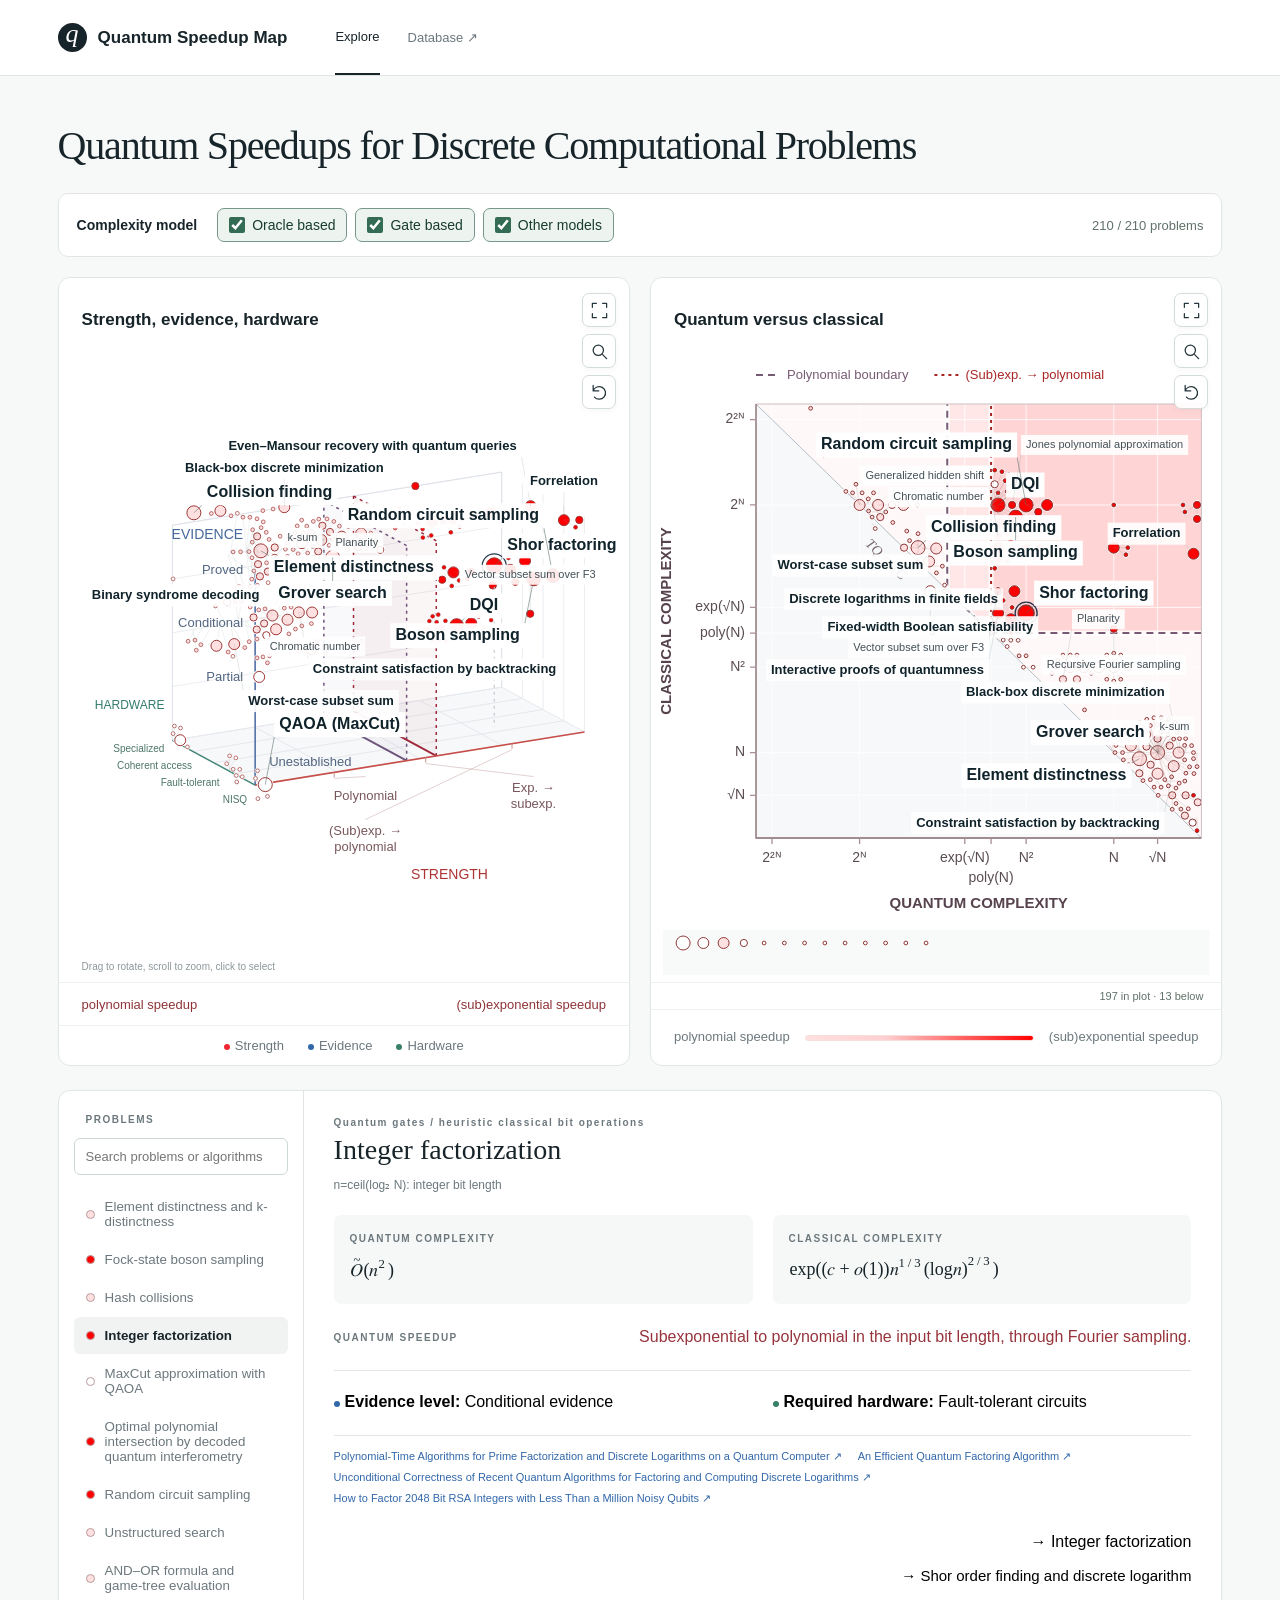
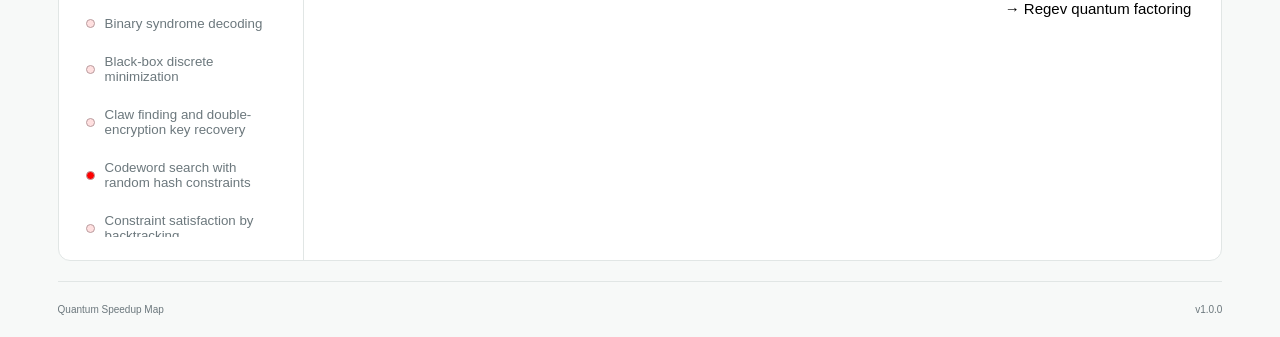
<file: index.html>
<!doctype html>
<html lang="en"><head><meta charset="utf-8"><meta name="viewport" content="width=device-width,initial-scale=1"><title>Quantum Speedup Map</title></head>
<body><a href="site/">Open Quantum Speedup Map</a><script>location.replace('site/'+location.search+location.hash);</script></body></html>
</file>
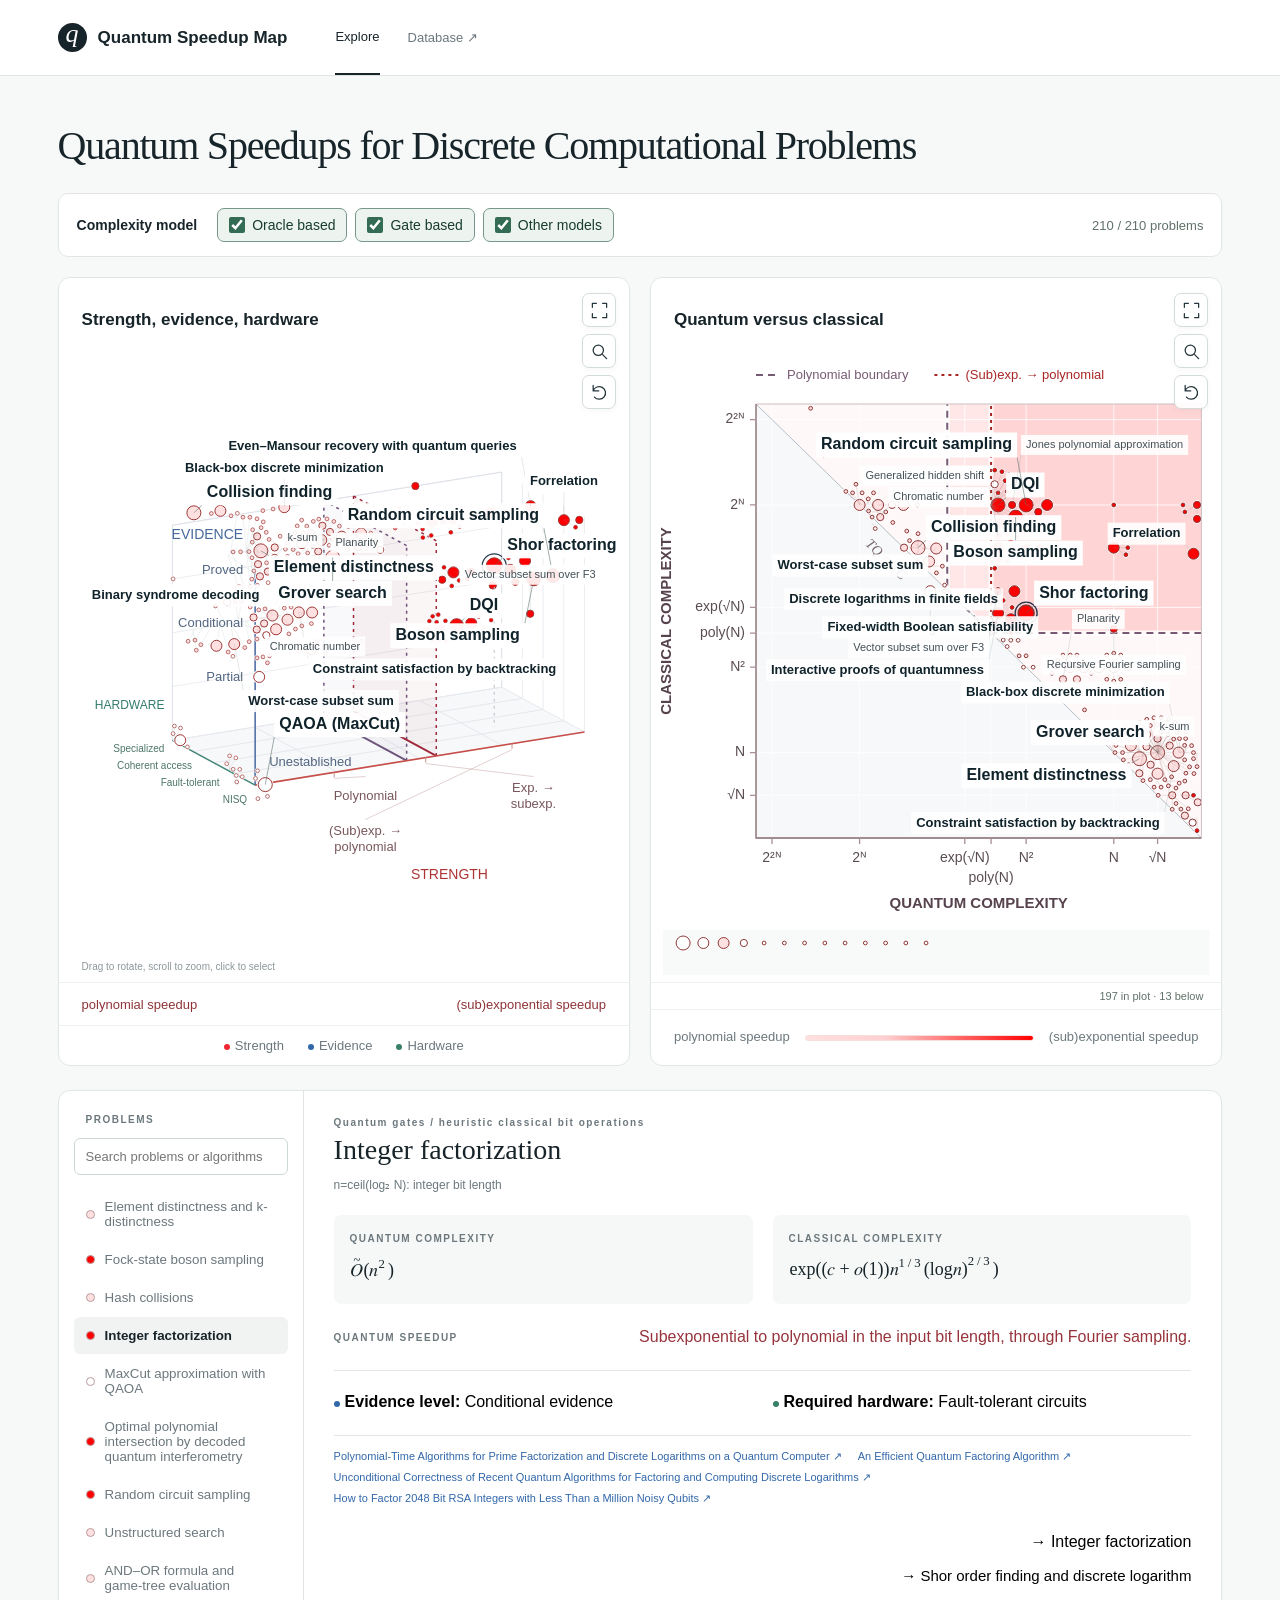
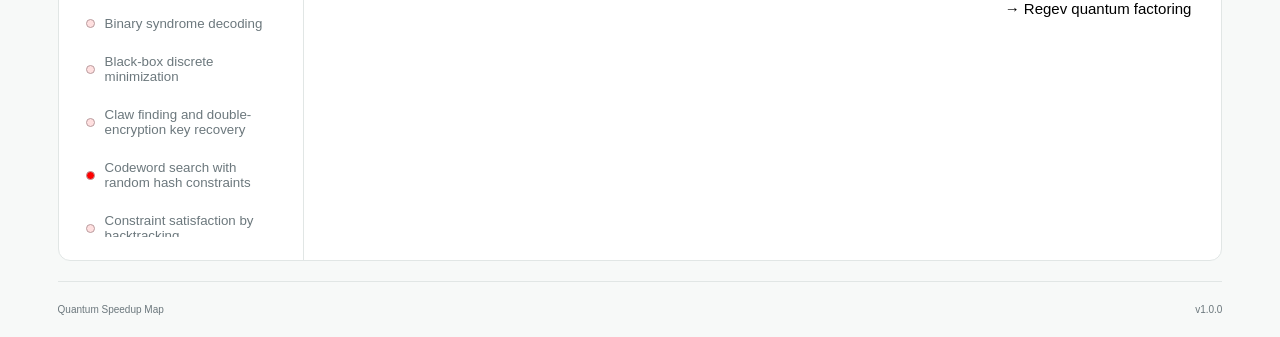
<file: site/index.html>
<!doctype html>
<html lang="en"><head><meta charset="utf-8"><meta name="viewport" content="width=device-width, initial-scale=1"><title>Quantum Speedups for Discrete Computational Problems</title><meta name="description" content="Explore quantum algorithms, classical comparisons, evidence and hardware requirements for discrete computational problems."><meta name="application-version" content="1.0.0"><link rel="stylesheet" href="style.css?v=619dd04277"></head>
<body>
<header><a class="brand" href="#"><span class="brand-icon">q</span>Quantum Speedup Map</a><nav><a href="#explore" class="active">Explore</a><a href="https://github.com/kkzky/Quantum-Speedup-Map" target="_blank" rel="noreferrer">Database ↗</a></nav></header>
<main id="explore">
<div class="intro"><h1>Quantum Speedups for Discrete Computational Problems</h1></div>
<div id="resourceControls" class="resource-controls"></div>
<div class="charts"><section class="chart-card asymptotic-card"><div class="chart-heading"><h2>Strength, evidence, hardware</h2></div><div class="canvas-wrap"><canvas id="scene" aria-label="Rotatable three-dimensional asymptotic speedup map"></canvas><span class="plot-help">Drag to rotate, scroll to zoom, click to select</span></div><div class="strength-guide"><span>polynomial speedup</span><span>(sub)exponential speedup</span></div><div class="axis-guide"><span><i class="dot red"></i>Strength</span><span><i class="dot blue"></i>Evidence</span><span><i class="dot green"></i>Hardware</span></div></section>
<section class="chart-card cost-card"><div class="chart-heading"><h2>Quantum versus classical</h2></div><div class="canvas-wrap"><canvas id="cost" aria-label="Quantum and classical complexity in the principal comparison regime"></canvas></div><div class="cost-coverage" id="costCoverage"></div><div class="gradient-guide"><span>polynomial speedup</span><div class="gradient"></div><span>(sub)exponential speedup</span></div></section></div>
<section class="selection"><aside><div class="eyebrow">PROBLEMS</div><label class="sr-only" for="problemFilter">Search problems or algorithms</label><input id="problemFilter" type="search" placeholder="Search problems or algorithms" autocomplete="off"><div id="problemList" role="list" aria-label="Select a problem"></div></aside><article id="detail" aria-live="polite" tabindex="-1"></article></section>
<footer><span>Quantum Speedup Map</span><a id="releaseVersion" href="https://github.com/kkzky/Quantum-Speedup-Map/releases/tag/v1.0.0" target="_blank" rel="noreferrer">v1.0.0</a></footer>
</main>
<main id="entryPage" class="entry-page" hidden><div class="entry-toolbar"><a class="back-link" href="#explore">← Back to map</a><div class="wiki-search"><label class="sr-only" for="wikiInput">Search problems and algorithms</label><input id="wikiInput" type="search" placeholder="Search problems or algorithms" autocomplete="off"><div id="wikiResults" class="search-results" role="listbox" aria-label="Matching pages" hidden></div></div></div><article id="entryContent"></article></main>
<div id="tooltip" role="tooltip" hidden></div>
<script src="sample-data.js?v=6c692c40eb"></script><script src="entry-pages.js?v=c65b69d160"></script><script src="scene3d.js?v=6893c1b924"></script><script src="cost2d.js?v=a6ab16144f"></script><script src="app.js?v=d4f0626322"></script></body></html>
</file>
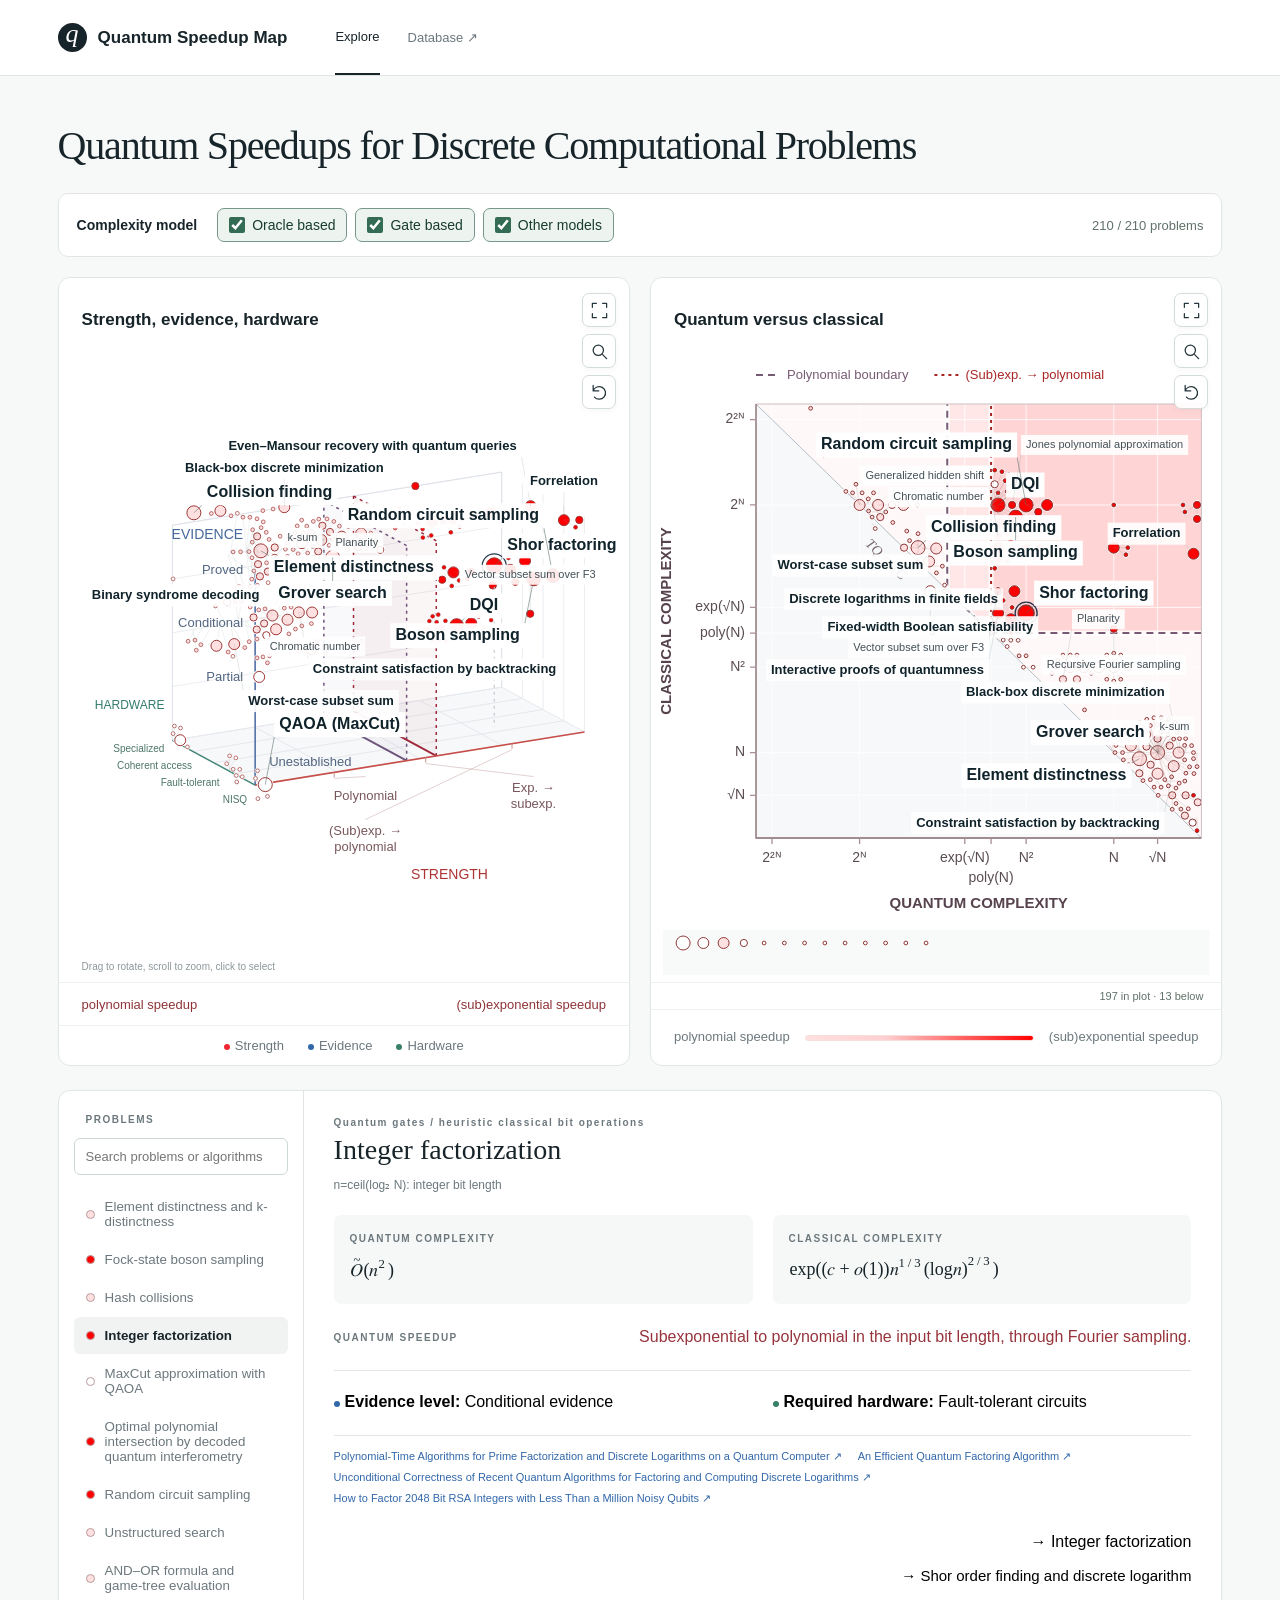
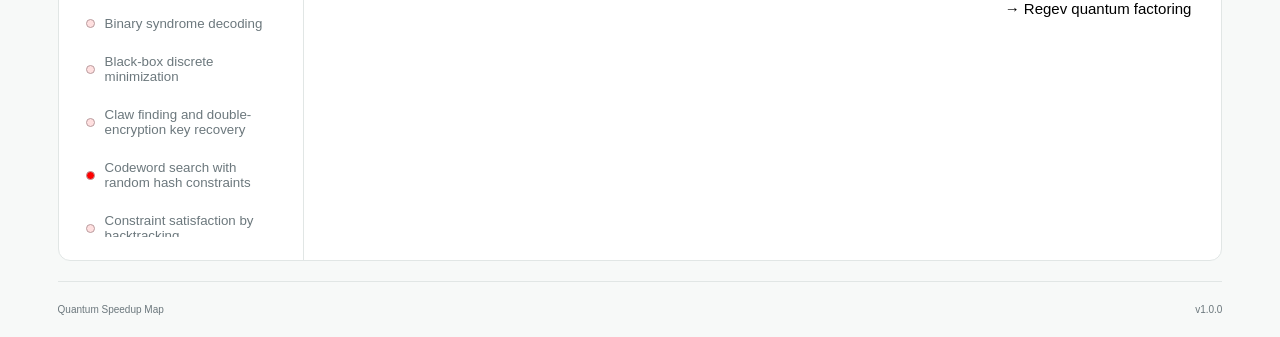
<file: visualization/demo/index.html>
<!doctype html>
<html lang="en"><head><meta charset="utf-8"><meta name="viewport" content="width=device-width,initial-scale=1"><title>Quantum Speedup Map</title></head>
<body><a href="../../site/">Open Quantum Speedup Map</a><script>location.replace('../../site/'+location.search+location.hash);</script></body></html>
</file>
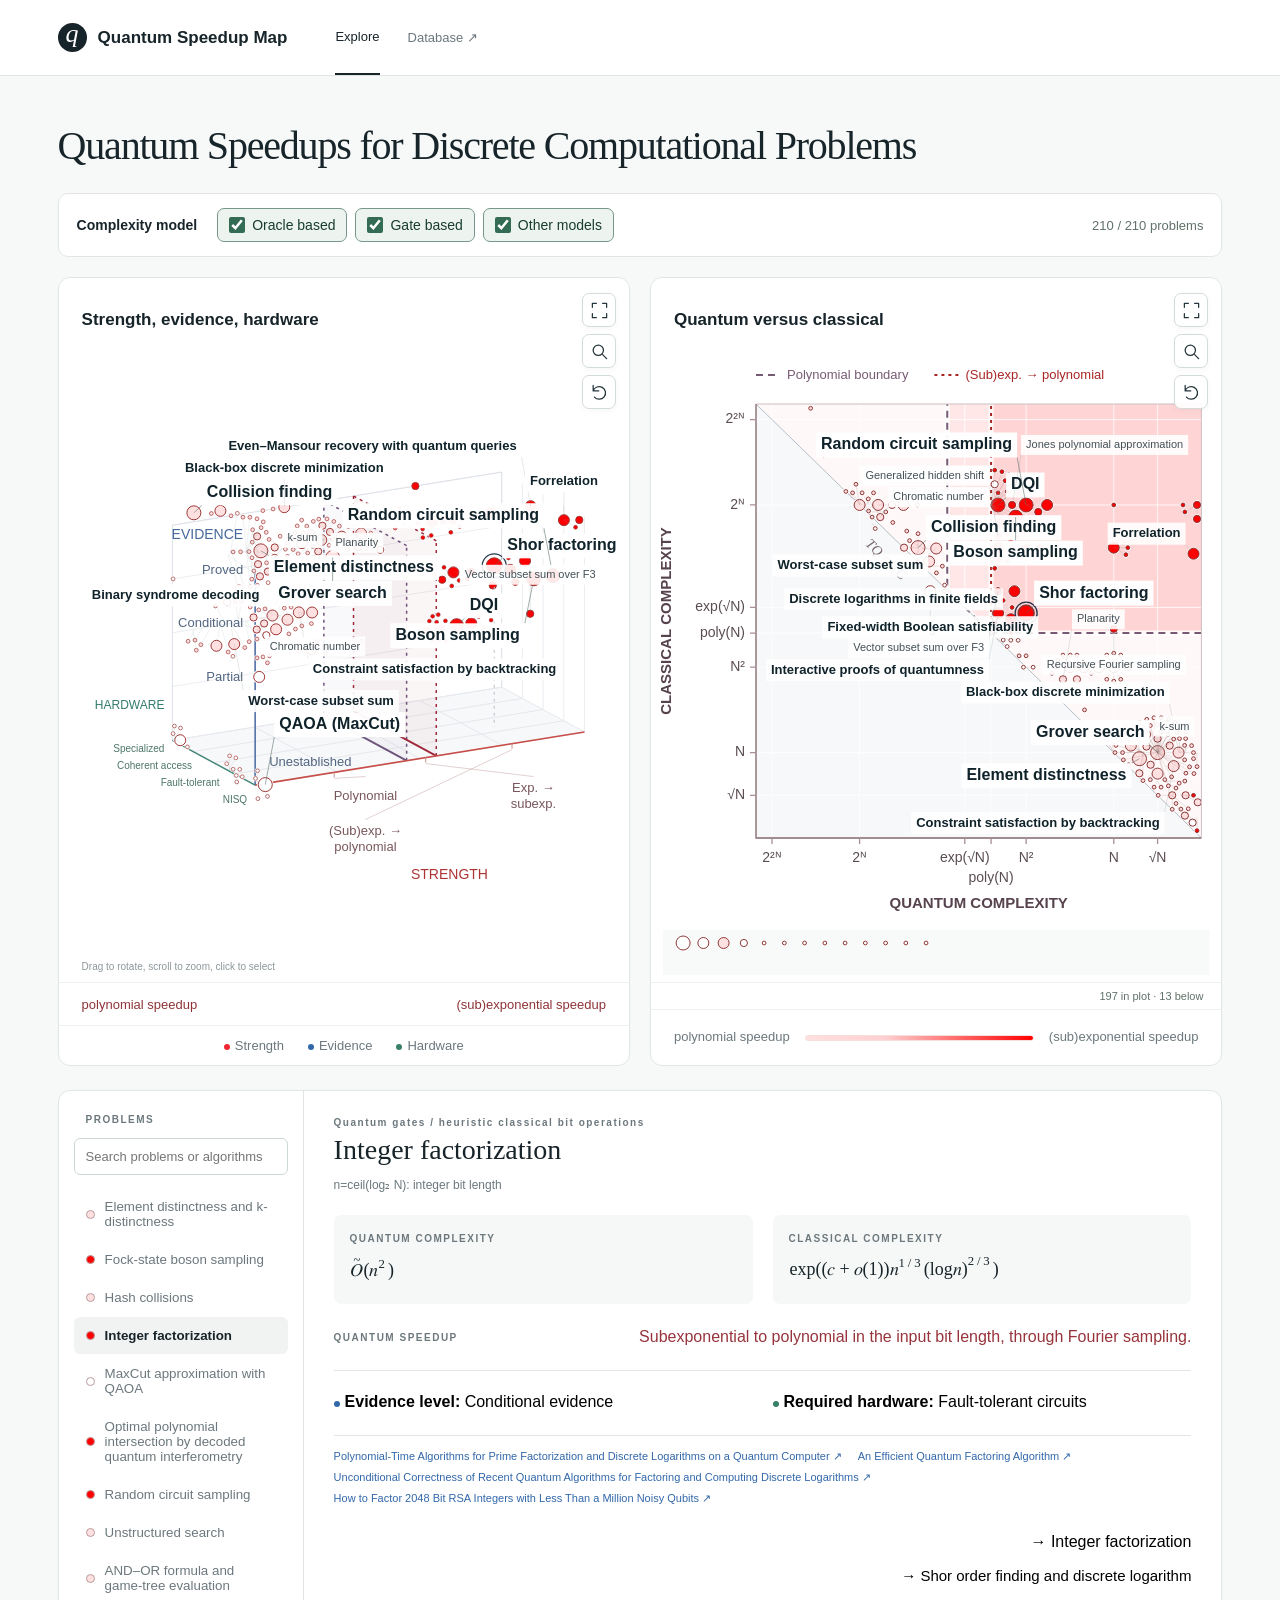
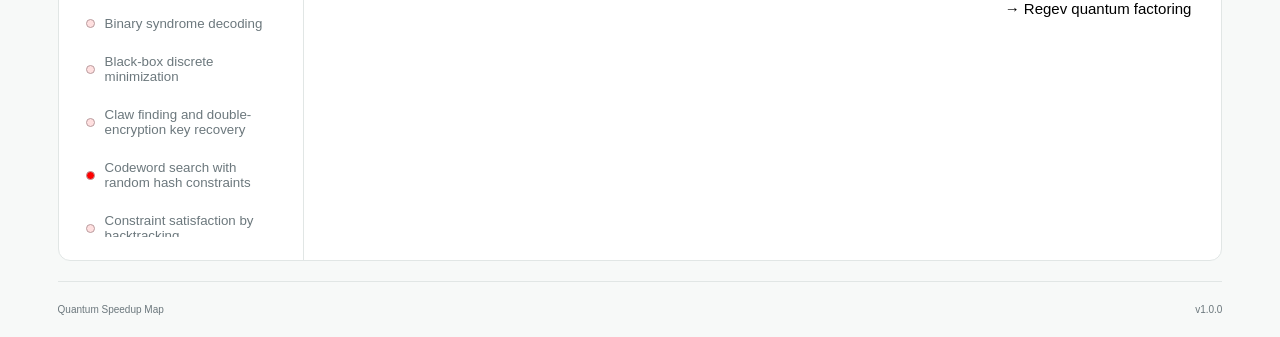
<file: visualization/quantum-speedup-demo.html>
<!doctype html>
<html lang="en"><head><meta charset="utf-8"><meta name="viewport" content="width=device-width,initial-scale=1"><title>Quantum Speedup Map</title></head>
<body><a href="quantum-speedup-map.html">Open Quantum Speedup Map</a><script>location.replace('quantum-speedup-map.html'+location.search+location.hash);</script></body></html>
</file>
<file: site/style.css>
:root{--ink:#17242a;--muted:#6c787d;--line:#e1e6e5;--paper:#f7f9f8;--red:#f02732;--blue:#3267aa;--green:#398068}*{box-sizing:border-box}html{scroll-behavior:smooth}body{margin:0;background:var(--paper);font-family:Inter,Segoe UI,Arial,sans-serif;color:var(--ink);font-size:14px}header{height:76px;border-bottom:1px solid var(--line);padding:0 4.5%;display:flex;align-items:center;gap:48px;background:#fff}.brand{font-size:17px;font-weight:650;display:flex;gap:11px;align-items:center;text-decoration:none;color:var(--ink)}.brand-icon{width:29px;height:29px;background:var(--ink);border-radius:50%;color:#fff;font:italic 26px Georgia;text-align:center;line-height:22px}nav{display:flex;gap:28px;height:100%;align-items:center}nav a{color:var(--muted);text-decoration:none;height:100%;display:flex;align-items:center;font-size:13px}nav a.active{color:var(--ink);border-bottom:2px solid var(--ink)}.prototype{margin-left:auto;font-size:10px;letter-spacing:1.3px;color:var(--muted);border:1px solid var(--line);padding:7px 10px;border-radius:4px}main{max-width:1580px;margin:auto;padding:0 4.5%}.intro{display:flex;justify-content:space-between;align-items:center;padding:36px 0 28px}.eyebrow,.field-label{font-size:10px;letter-spacing:1.5px;color:var(--muted);font-weight:600}.intro h1{font:400 40px Georgia,serif;letter-spacing:-1.2px;margin:10px 0}.intro p{color:var(--muted);margin:10px 0 0;font-size:14px}.intro-note{font-size:12px;color:var(--muted);line-height:1.8;position:relative;padding-left:21px}.redline{height:36px;width:3px;background:var(--red);position:absolute;left:0;top:4px}.controls{display:flex;align-items:center;background:white;border:1px solid var(--line);border-radius:10px;padding:17px 21px;margin-bottom:20px;gap:28px}.scale-label{min-width:138px;display:flex;flex-direction:column;gap:6px}.scale-label strong{font-size:18px;font-weight:500;font-variant-numeric:tabular-nums}.size-control{width:30%;max-width:350px}.size-control>div{display:flex;justify-content:space-between;color:var(--muted);font-size:10px;margin-top:3px}input[type=range]{accent-color:var(--ink);width:100%;cursor:pointer}.oracle-control{border-left:1px solid var(--line);padding-left:25px;display:flex;flex-direction:column;gap:6px}select{font:13px inherit;border:0;background:#f4f6f5;padding:7px 10px;color:var(--ink);border-radius:4px;min-width:195px}.control-note{margin-left:auto;color:var(--muted);font-size:11px;line-height:1.7}.charts{display:grid;grid-template-columns:1fr 1fr;gap:20px}.chart-card{border:1px solid var(--line);background:#fff;border-radius:12px;overflow:hidden}.chart-heading{height:84px;display:flex;align-items:center;justify-content:space-between;padding:18px 23px}.chart-heading h2{font-size:18px;font-weight:550;margin:8px 0 0}.quiet{border:1px solid var(--line);background:white;color:var(--muted);font-size:11px;padding:7px 9px;border-radius:5px;cursor:pointer}.pill{background:#f3f5f4;padding:6px 9px;border-radius:4px;color:var(--muted);font-size:10px}.canvas-wrap{height:405px;position:relative}canvas{display:block;width:100%;height:100%;touch-action:none}.plot-help{position:absolute;bottom:10px;left:23px;font-size:10px;color:#8d979b;pointer-events:none}.axis-guide,.gradient-guide{height:46px;display:flex;align-items:center;gap:15px;border-top:1px solid #edf0ef;padding:0 23px;font-size:10px;color:var(--muted)}.axis-guide span{white-space:nowrap}.dot{display:inline-block;width:6px;height:6px;border-radius:50%;margin-right:5px}.red{background:var(--red)}.blue{background:var(--blue)}.green{background:var(--green)}.gradient-guide{gap:12px}.gradient{height:6px;flex:1;background:linear-gradient(90deg,#fff 0%,#ffd8da 25%,#ff7d84 60%,#f00012 100%);border:1px solid #f6dedf;border-radius:3px}.strength-strip{display:flex;gap:20px;align-items:center;padding:16px 21px;background:#fff;border:1px solid var(--line);border-radius:9px;margin:16px 0 24px}.strength-strip .field-label{min-width:155px;font-size:9px}#landmarks{display:flex;justify-content:space-between;gap:12px;width:100%;font-family:Georgia,serif;font-size:14px}#landmarks span{display:flex;align-items:center;gap:8px}#landmarks i{display:inline-block;width:10px;height:10px;border-radius:3px;border:1px solid #d6b7b9}.selection{display:grid;grid-template-columns:245px 1fr;background:#fff;border:1px solid var(--line);border-radius:12px;overflow:hidden}.selection aside{padding:23px 15px;border-right:1px solid var(--line)}.selection aside>.eyebrow{padding-left:12px;margin-bottom:13px}.problem-button{width:100%;display:flex;align-items:center;gap:10px;text-align:left;padding:11px 12px;background:transparent;border:0;border-radius:6px;color:var(--muted);cursor:pointer;font:12px inherit;margin:1px 0}.problem-button:hover{background:#f7f9f8}.problem-button.selected{background:#f0f3f2;color:var(--ink);font-weight:600}.problem-swatch{width:9px;height:9px;border:1px solid #b99b9e;border-radius:50%;flex-shrink:0}#detail{padding:26px 30px;min-width:0}.detail-top{display:flex;justify-content:space-between;gap:20px}.detail-top h2{font:400 28px Georgia;margin:6px 0 9px}.detail-top p{font-size:12px;color:var(--muted);line-height:1.7;margin:0}.strength-value{text-align:right;white-space:nowrap}.strength-value strong{display:block;font:36px Georgia;margin-top:5px}.comparison{display:grid;grid-template-columns:1fr 1fr;gap:20px;margin:20px 0}.comparison>div{background:#f6f8f7;border-radius:7px;padding:14px 16px}.comparison .formula{font:22px Georgia;margin-top:8px;min-height:27px}.comparison p{font-size:11px;color:var(--muted);line-height:1.6;margin-bottom:0}.detail-meta{display:grid;grid-template-columns:1fr 1fr;gap:24px;font-size:12px;line-height:1.7}.detail-meta h3{font-size:11px;font-weight:600;margin:0 0 5px}.detail-meta p{margin:0;color:var(--muted)}.papers{border-top:1px solid var(--line);margin-top:20px;padding-top:14px;display:flex;flex-wrap:wrap;gap:8px 16px}.papers a{font-size:11px;color:var(--blue);text-decoration:none}.papers a:hover{text-decoration:underline}.method{padding:44px 0 20px}.method h2{font:26px Georgia;margin:9px 0 20px}.method-grid{display:grid;grid-template-columns:1fr 1fr;gap:40px}.method h3{font-size:13px;font-weight:600;margin:10px 0}.method p{font-size:12px;color:var(--muted);line-height:1.8}.method b{font-weight:500;color:var(--ink)}footer{border-top:1px solid var(--line);display:flex;justify-content:space-between;padding:22px 0;color:var(--muted);font-size:10px;margin-top:20px}#tooltip{position:fixed;z-index:30;background:#19272df2;color:white;padding:11px 14px;border-radius:7px;max-width:300px;pointer-events:none;font-size:12px;box-shadow:0 5px 20px #0002}#tooltip small{display:block;color:#b8c6cb;line-height:1.7;margin-top:4px}@media(max-width:1100px){main{padding:0 3%}.controls{gap:17px}.control-note{display:none}.axis-guide{gap:9px;padding:0 14px;font-size:9px}.chart-heading{padding:18px 17px}.chart-heading h2{font-size:16px}#landmarks{font-size:12px}.strength-strip .field-label{min-width:120px}}@media(max-width:850px){header{height:66px;padding:0 4%;gap:25px}.prototype{display:none}nav{gap:18px}.intro h1{font-size:31px}.intro-note{display:none}.charts{grid-template-columns:1fr}.canvas-wrap{height:410px}.controls{flex-wrap:wrap}.size-control{flex:1;width:auto}.oracle-control{width:100%;border-left:0;border-top:1px solid var(--line);padding:12px 0 0;flex-direction:row;align-items:center;justify-content:space-between}.selection{grid-template-columns:1fr}.selection aside{border-right:0;border-bottom:1px solid var(--line);padding:16px}.selection aside>.eyebrow{display:none}#problemList{display:flex;flex-wrap:wrap}.problem-button{width:auto;font-size:11px;padding:8px}.strength-strip{flex-direction:column;align-items:flex-start}#landmarks{flex-wrap:wrap;gap:13px}.method-grid{grid-template-columns:1fr;gap:4px}.detail-meta{grid-template-columns:1fr;gap:14px}.comparison{gap:10px}#detail{padding:21px}.detail-top h2{font-size:25px}}

@media(max-width:550px){header{gap:18px}.brand{font-size:13px;white-space:nowrap;gap:7px}.brand-icon{width:24px;height:24px;font-size:23px;line-height:19px}nav{gap:12px}nav a{font-size:11px}nav a:last-child{display:none}}

.limit-mark{font:italic 36px Georgia,serif;color:#7d8d92;padding-right:15px}.asymptotic-card .canvas-wrap{height:540px}.asymptotic-card .chart-heading h2{margin:0}.selection{margin-top:24px}.gain-row{display:flex;align-items:center;justify-content:space-between;gap:25px;border-bottom:1px solid var(--line);padding:0 0 20px;margin-bottom:18px}.gain-row strong{font:23px Georgia,serif;color:#a72830}.detail-meta{color:var(--muted);font-size:12px}.axis-guide{justify-content:center;gap:38px;font-size:11px}.intro{padding-bottom:24px}.intro h1{margin-bottom:0}.comparison .formula{font-size:21px;line-height:1.5}@media(max-width:850px){.asymptotic-card .canvas-wrap{height:465px}.axis-guide{gap:12px;font-size:9px;padding:0 9px}.gain-row{align-items:flex-start;flex-direction:column;gap:9px}.limit-mark{font-size:28px}.intro h1{font-size:28px}}@media(max-width:550px){.axis-guide{justify-content:flex-start;flex-wrap:wrap;height:auto;padding:12px;gap:9px 20px}.limit-mark{display:none}.comparison{grid-template-columns:1fr}.asymptotic-card .chart-heading h2{font-size:15px}}

.charts .canvas-wrap{height:460px}.charts .axis-guide{gap:14px;font-size:9px;padding:0 14px}.cost-card .chart-heading h2{margin:0}.charts .chart-heading h2{font-size:17px}.gradient{background:linear-gradient(90deg,#fff 0%,#ffcaca 20%,#ff9b9b 40%,#ff6d6d 60%,#ff3737 80%,#f00 100%)}@media(max-width:1100px){.charts .chart-heading{padding:16px}.charts .chart-heading h2{font-size:15px}}@media(max-width:850px){.charts{grid-template-columns:1fr}.charts .canvas-wrap{height:460px}}@media(max-width:550px){.charts .axis-guide{gap:8px 15px;font-size:9px}.charts .canvas-wrap{height:440px}}

[hidden]{display:none!important}
#detail{scroll-margin-top:20px;outline:none}
.detail-meta{font-size:16px;color:#000;line-height:1.65;gap:20px}
.detail-meta strong{font-weight:600}
.entry-navigation{display:flex;justify-content:flex-end;margin-top:24px}
.entry-navigation a{color:#000;font-size:16px;font-weight:500;text-decoration:none;line-height:1.6}
.entry-navigation a:hover{text-decoration:underline;text-underline-offset:4px}
.entry-page{max-width:1060px;padding-top:30px;padding-bottom:60px}
.back-link{display:inline-block;color:var(--ink);text-decoration:none;margin-bottom:24px;font-size:14px}
.back-link:hover{text-decoration:underline;text-underline-offset:4px}
#entryContent{background:#fff;border:1px solid var(--line);border-radius:12px;padding:42px 48px;color:#000;font:17px/1.8 Georgia,'Times New Roman',serif}
.document-heading{display:flex;align-items:center;flex-wrap:wrap;gap:16px;margin-bottom:32px;padding-bottom:26px;border-bottom:1px solid var(--line)}
.document-heading h1{font:400 36px/1.2 Georgia,serif;letter-spacing:-.5px;margin:0}
.label-cells{display:inline-flex;flex-shrink:0;border:1px solid #000}
.category-cell{display:inline-block;width:28px;height:16px;vertical-align:middle;border:1px solid #000}
.label-cells .category-cell{border:0}
.label-cells .category-cell+.category-cell{border-left:1px solid #000}
#entryContent section+section{margin-top:32px}
#entryContent h2{font:600 26px/1.4 Georgia,serif;margin:0 0 14px}
#entryContent .document-problem h2{font-size:21px}
.document-problem h2 span{font-weight:400}
#entryContent p{margin:0 0 18px;overflow-wrap:anywhere}
#entryContent a{color:#24528e;text-decoration:underline;text-decoration-color:#acbed5;text-underline-offset:3px;overflow-wrap:anywhere}
#entryContent a:hover{text-decoration-color:currentColor}
.document-dimension{margin-top:20px}
.document-dimension h3{display:flex;align-items:center;gap:10px;font:600 17px/1.6 'Segoe UI',Arial,sans-serif;margin:0 0 5px}
.document-dimension p{margin-bottom:0!important}
.historical-note{display:block;margin-top:14px;font-size:14px;line-height:1.75}
.algorithm-index{padding-left:22px;margin:0}
.algorithm-index li{padding-left:5px;margin-bottom:16px;overflow-wrap:anywhere}
.small-caps{font-variant:small-caps}
.math-inline{display:inline-block;max-width:100%;overflow-x:auto;overflow-y:hidden;vertical-align:middle;padding:.2em .05em .5em;line-height:normal}
.math-block{display:block;max-width:100%;overflow-x:auto;overflow-y:hidden;padding:.6em .1em;margin:4px 0}
.cost-coverage{padding:7px 18px;text-align:right;color:#617269;font-size:11px;font-variant-numeric:tabular-nums;border-top:1px solid #edf0ef;flex-shrink:0}
.gain-text{font-size:16px;line-height:1.6;color:#97343b;max-width:75ch;overflow-wrap:anywhere}.gain-row>.field-label{flex-shrink:0}#tooltip{max-height:70vh;overflow:hidden}
#entryContent math{font-family:'Cambria Math','STIX Two Math',math;font-size:1.06em}
@media(max-width:850px){.detail-meta{font-size:16px;grid-template-columns:1fr;gap:12px}.entry-page{padding-top:24px}#entryContent{padding:30px}.document-heading h1{font-size:31px}}
@media(max-width:550px){#entryContent{padding:24px 20px;font-size:16px}.document-heading{gap:14px;margin-bottom:25px}.document-heading h1{font-size:28px}#entryContent h2{font-size:24px}#entryContent .document-problem h2{font-size:20px}.entry-navigation a{font-size:15px}.entry-page{padding-bottom:30px}}
@media(prefers-reduced-motion:reduce){html{scroll-behavior:auto}}

.entry-navigation{flex-direction:column;align-items:flex-end;gap:9px;text-align:right}
.entry-navigation .algorithm-link{font-size:15px;font-weight:400}
#entryContent .entry-navigation{border-top:1px solid var(--line);padding-top:22px;margin-top:30px}
#entryContent .entry-navigation a{color:var(--ink);text-decoration:none;font-family:'Segoe UI',Arial,sans-serif}
#entryContent .entry-navigation a:hover{text-decoration:underline}
.related-uses{margin-top:28px;font-size:15px;line-height:1.75}
.related-uses h3{font:600 17px/1.6 'Segoe UI',Arial,sans-serif;margin:0 0 10px}
.related-uses ul{padding-left:22px;margin:0}
.related-uses li{padding-left:5px;margin-bottom:12px}
.algorithm-applications{border-top:1px solid var(--line);margin:28px 0 0;padding:26px 0 0 22px}
.algorithm-applications li{padding-left:5px;margin-bottom:12px;overflow-wrap:anywhere}
.problem-anchor{scroll-margin-top:24px}
#entryContent h1,#entryContent h2{overflow-wrap:anywhere}
@media(max-width:550px){.entry-navigation{gap:12px}.entry-navigation a{max-width:100%;overflow-wrap:anywhere}.entry-navigation .algorithm-link{font-size:14px}.related-uses{font-size:15px}}
.sr-only{position:absolute;width:1px;height:1px;padding:0;margin:-1px;overflow:hidden;clip:rect(0,0,0,0);white-space:nowrap;border:0}
.chart-card{position:relative}.chart-heading{padding-right:68px}.chart-heading h2{max-width:calc(100% - 12px)}
.chart-tools{position:absolute;right:13px;top:15px;display:flex;flex-direction:column;gap:7px;z-index:8}
.icon-button{display:grid;place-items:center;width:34px;height:34px;border:1px solid #d4dcda;border-radius:7px;background:#ffffffed;color:#25363c;cursor:pointer;box-shadow:0 2px 6px #14282409}
.icon-button svg{width:19px;height:19px}.icon-button:hover,.icon-button[aria-expanded=true]{background:#eaf0ee;border-color:#7c9490}.icon-button:focus-visible,input:focus-visible,.search-results a:focus-visible,.search-results button:focus-visible{outline:2px solid #397a73;outline-offset:2px}
.chart-search{position:absolute;top:55px;right:57px;width:min(340px,calc(100% - 76px));padding:11px;background:#fff;border:1px solid var(--line);border-radius:9px;box-shadow:0 10px 30px #13232225;z-index:9}
.chart-search input,.wiki-search input,#problemFilter{width:100%;height:37px;border:1px solid #cdd8d4;border-radius:6px;padding:8px 11px;color:#17242a;background:#fff;font:13px 'Segoe UI',Arial,sans-serif}
.search-results{max-height:310px;overflow:auto;margin-top:8px;overscroll-behavior:contain;text-align:left}
.search-results button,.search-results a{display:block;width:100%;border:0;border-bottom:1px solid #edf1ef;padding:10px 8px;background:white;text-align:left;text-decoration:none;color:#17242a;font:13px/1.35 'Segoe UI',Arial,sans-serif;cursor:pointer;border-radius:3px}
.search-results button:hover,.search-results a:hover,.search-results [aria-selected=true]{background:#eef3f1}.search-results small{display:block;font-size:11px;color:#64736f;margin-top:4px}.no-results{color:#64736f;font-size:13px;padding:8px}
.chart-card:fullscreen,.chart-card.expanded-chart{width:100vw;height:100dvh;border:0;border-radius:0;background:white;display:flex;flex-direction:column}
.chart-card:fullscreen .canvas-wrap,.chart-card.expanded-chart .canvas-wrap{height:auto;flex:1;min-height:0}.chart-card:fullscreen .chart-heading,.chart-card.expanded-chart .chart-heading{height:66px;flex-shrink:0}.chart-card:fullscreen .axis-guide,.chart-card:fullscreen .gradient-guide,.chart-card.expanded-chart .axis-guide,.chart-card.expanded-chart .gradient-guide{flex-shrink:0}
.chart-card.expanded-chart{position:fixed;inset:0;z-index:100}.chart-card::backdrop{background:#fff}.chart-card:fullscreen #tooltip{z-index:20}
.entry-toolbar{display:flex;align-items:flex-start;justify-content:space-between;gap:24px;margin-bottom:24px;position:relative;z-index:9}.entry-toolbar .back-link{margin:9px 0}.wiki-search{position:relative;width:340px;max-width:60%}.wiki-search .search-results{position:absolute;right:0;top:36px;width:min(430px,80vw);background:white;border:1px solid var(--line);border-radius:7px;padding:6px;box-shadow:0 8px 25px #152c2420}
#problemFilter{margin-bottom:12px}#problemList{max-height:650px;overflow:auto;overscroll-behavior:contain}.selection aside{min-width:0}.comparison .formula{font-size:18px;overflow-wrap:anywhere}.gain-row strong{overflow-wrap:anywhere;font-size:20px}.comparison math{font-size:1em}.detail-meta{font-size:16px;color:#000}
@media(max-width:850px){#problemList{max-height:220px;display:block}.problem-button{width:100%}.selection aside>.eyebrow{display:block}.entry-toolbar{gap:15px}.wiki-search{max-width:65%;width:310px}}
@media(max-width:550px){.chart-tools{right:10px;top:12px}.icon-button{width:32px;height:32px}.chart-search{right:51px;top:51px;width:calc(100% - 65px)}.entry-toolbar{align-items:center;flex-wrap:wrap}.wiki-search{max-width:100%;width:100%}.entry-toolbar .back-link{margin:0 0 2px}.wiki-search .search-results{width:100%}.comparison .formula{font-size:17px}.chart-heading{padding-right:54px!important}.chart-heading h2{font-size:15px!important}}

/* Shared model selection and spacious plot layout. */
.resource-controls{margin:0 0 20px;padding:14px 18px;background:#fff;border:1px solid var(--line);border-radius:10px}
.model-filters{display:flex;align-items:center;flex-wrap:wrap;gap:12px 20px}
.model-filter-title{font-size:14px;font-weight:600}.model-options{display:flex;flex-wrap:wrap;gap:8px}
.model-options label{display:inline-flex;align-items:center;gap:7px;padding:8px 11px;border:1px solid #d7dfdc;border-radius:7px;cursor:pointer;font-size:14px;background:#fff;color:#344640}
.model-options label:has(input:checked){border-color:#78978b;background:#edf4f0;color:#183c2d}
.model-options input{width:16px;height:16px;margin:0;accent-color:#346b55;cursor:pointer}.model-count{margin-left:auto;font-size:13px;color:#617269;font-variant-numeric:tabular-nums}
.fullscreen-model-filters{display:none}.charts .canvas-wrap{height:620px}
.chart-card:fullscreen .fullscreen-model-filters,.chart-card.expanded-chart .fullscreen-model-filters{display:flex}
.chart-card:fullscreen .chart-heading,.chart-card.expanded-chart .chart-heading{height:auto;min-height:86px;gap:16px;flex-wrap:wrap;padding-right:65px;padding-bottom:14px}
.fullscreen-model-filters .model-count{display:none}.chart-card:fullscreen .canvas-wrap,.chart-card.expanded-chart .canvas-wrap{height:auto;flex:1;min-height:0}
.strength-guide{height:43px;display:flex;justify-content:space-between;align-items:center;gap:16px;padding:0 23px;font-size:13px;color:#8e3438;border-top:1px solid #edf0ef}
.charts .axis-guide{height:40px;font-size:13px;gap:24px;padding:0 20px}
.gradient-guide{font-size:13px;height:56px;gap:15px}.gradient-guide span{max-width:43%;line-height:1.3}.gradient-guide span:last-child{text-align:right}
.gradient{min-width:20px;background:linear-gradient(90deg,#ffe0e0 0%,#ffd0d0 35%,#ff7070 65%,#f00 100%)}
.chart-card:fullscreen .strength-guide,.chart-card.expanded-chart .strength-guide{flex-shrink:0}
@media(max-width:1100px){.model-filters{gap:10px 14px}.model-filter-title{width:100%}.strength-guide,.gradient-guide{padding-left:16px;padding-right:16px}.charts .axis-guide{font-size:12px;gap:18px}}
@media(max-width:850px){.charts .canvas-wrap{height:680px}.resource-controls{padding:13px}.model-count{margin-left:0}.intro{padding-top:24px}.strength-guide{font-size:13px}.chart-card:fullscreen .canvas-wrap,.chart-card.expanded-chart .canvas-wrap{height:auto}}
@media(max-width:550px){.model-options{gap:6px}.model-options label{padding:7px 8px;font-size:13px;gap:5px}.strength-guide,.gradient-guide{font-size:12px;gap:12px}.charts .axis-guide{height:40px;font-size:12px;padding:0 14px;justify-content:center;gap:18px}.chart-card:fullscreen .chart-heading,.chart-card.expanded-chart .chart-heading{min-height:115px;gap:8px}.fullscreen-model-filters .model-options label{font-size:12px;padding:6px}.fullscreen-model-filters .model-options{gap:4px}}

#releaseVersion{color:inherit;text-decoration:none}#releaseVersion:hover{text-decoration:underline}
</file>
